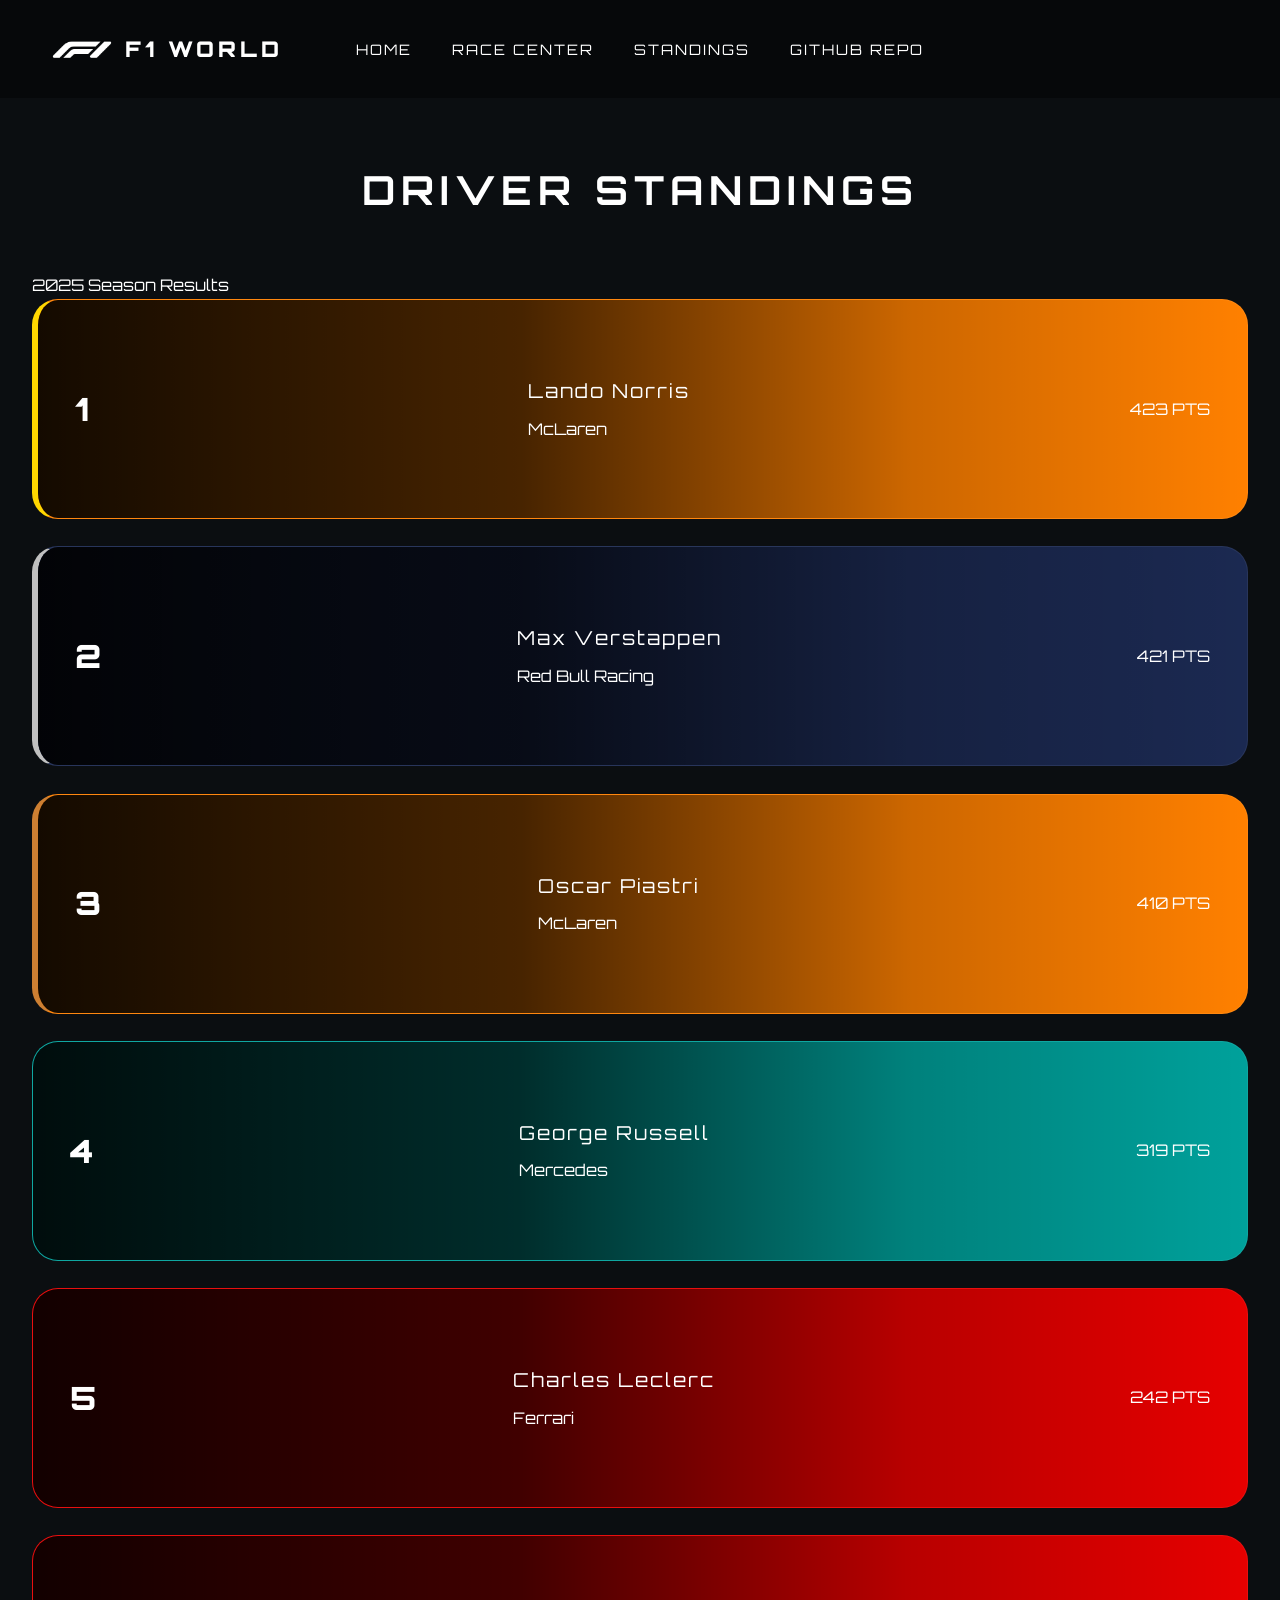
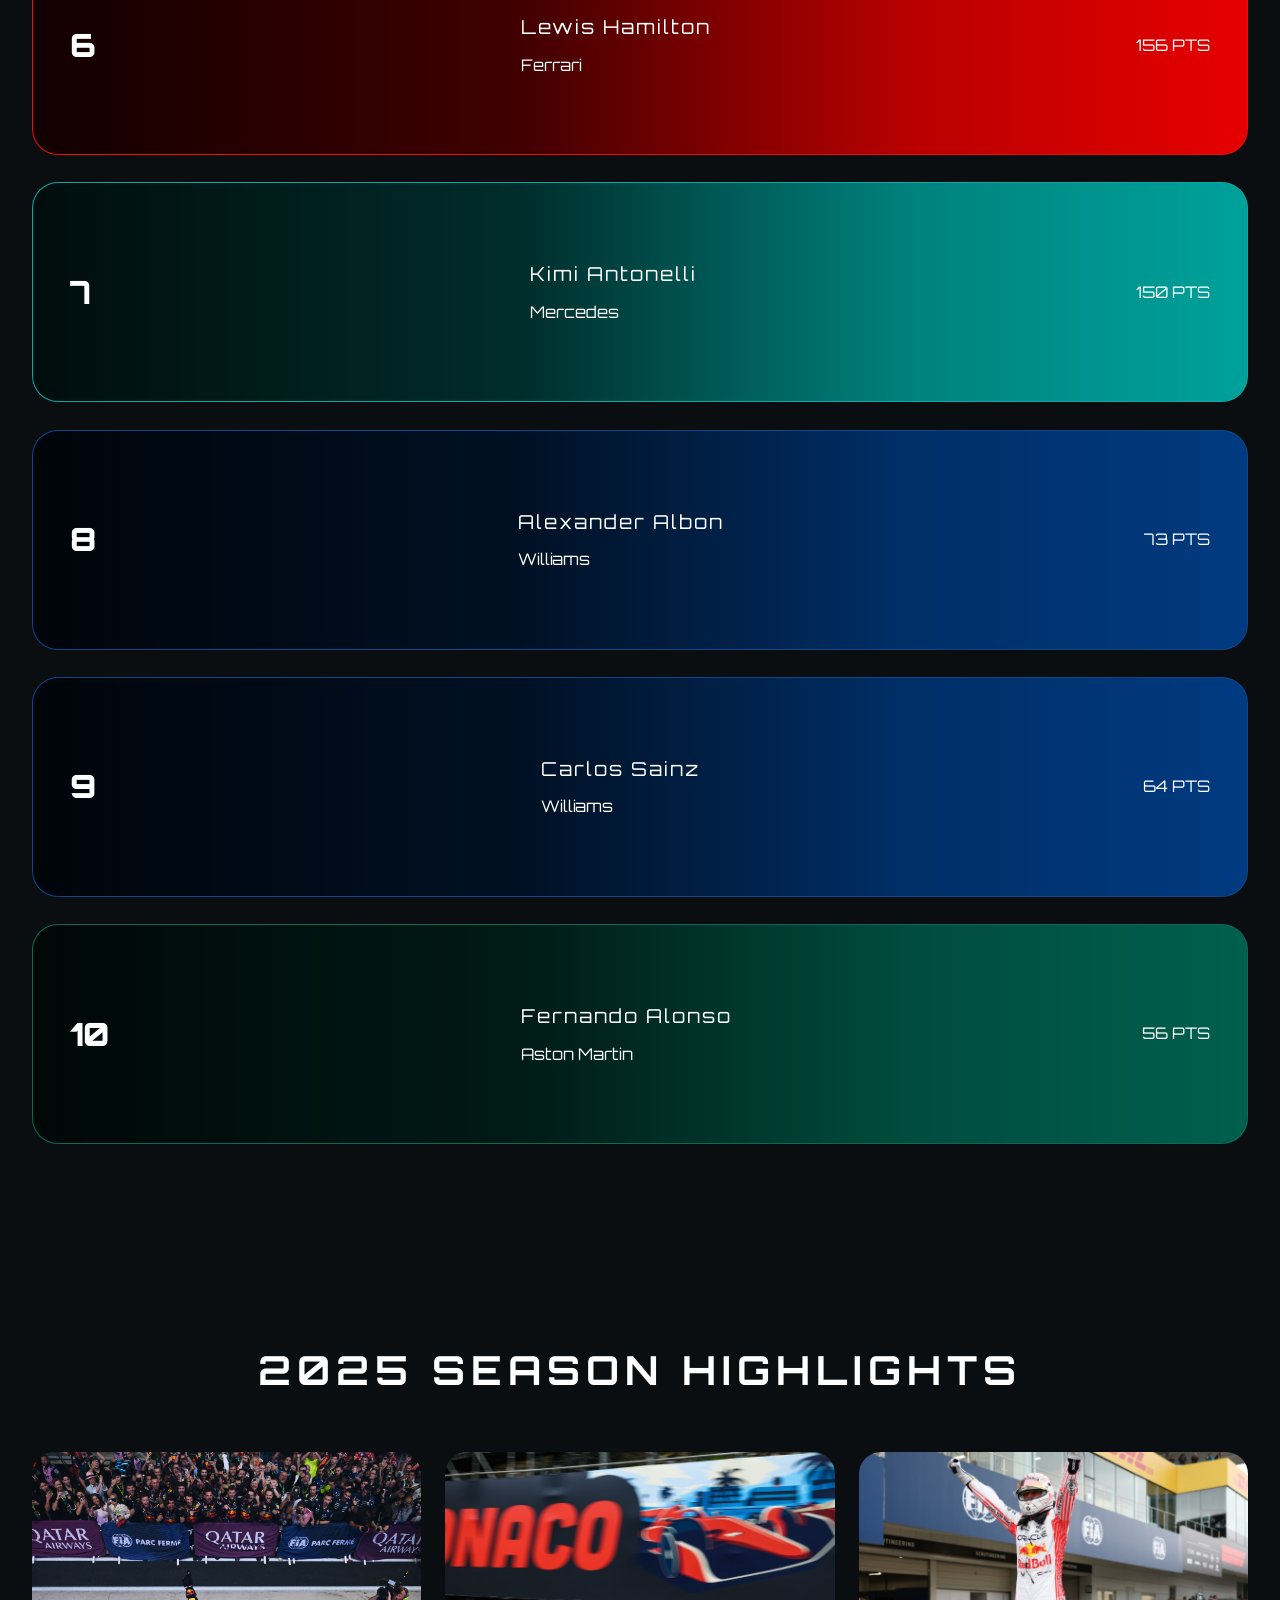
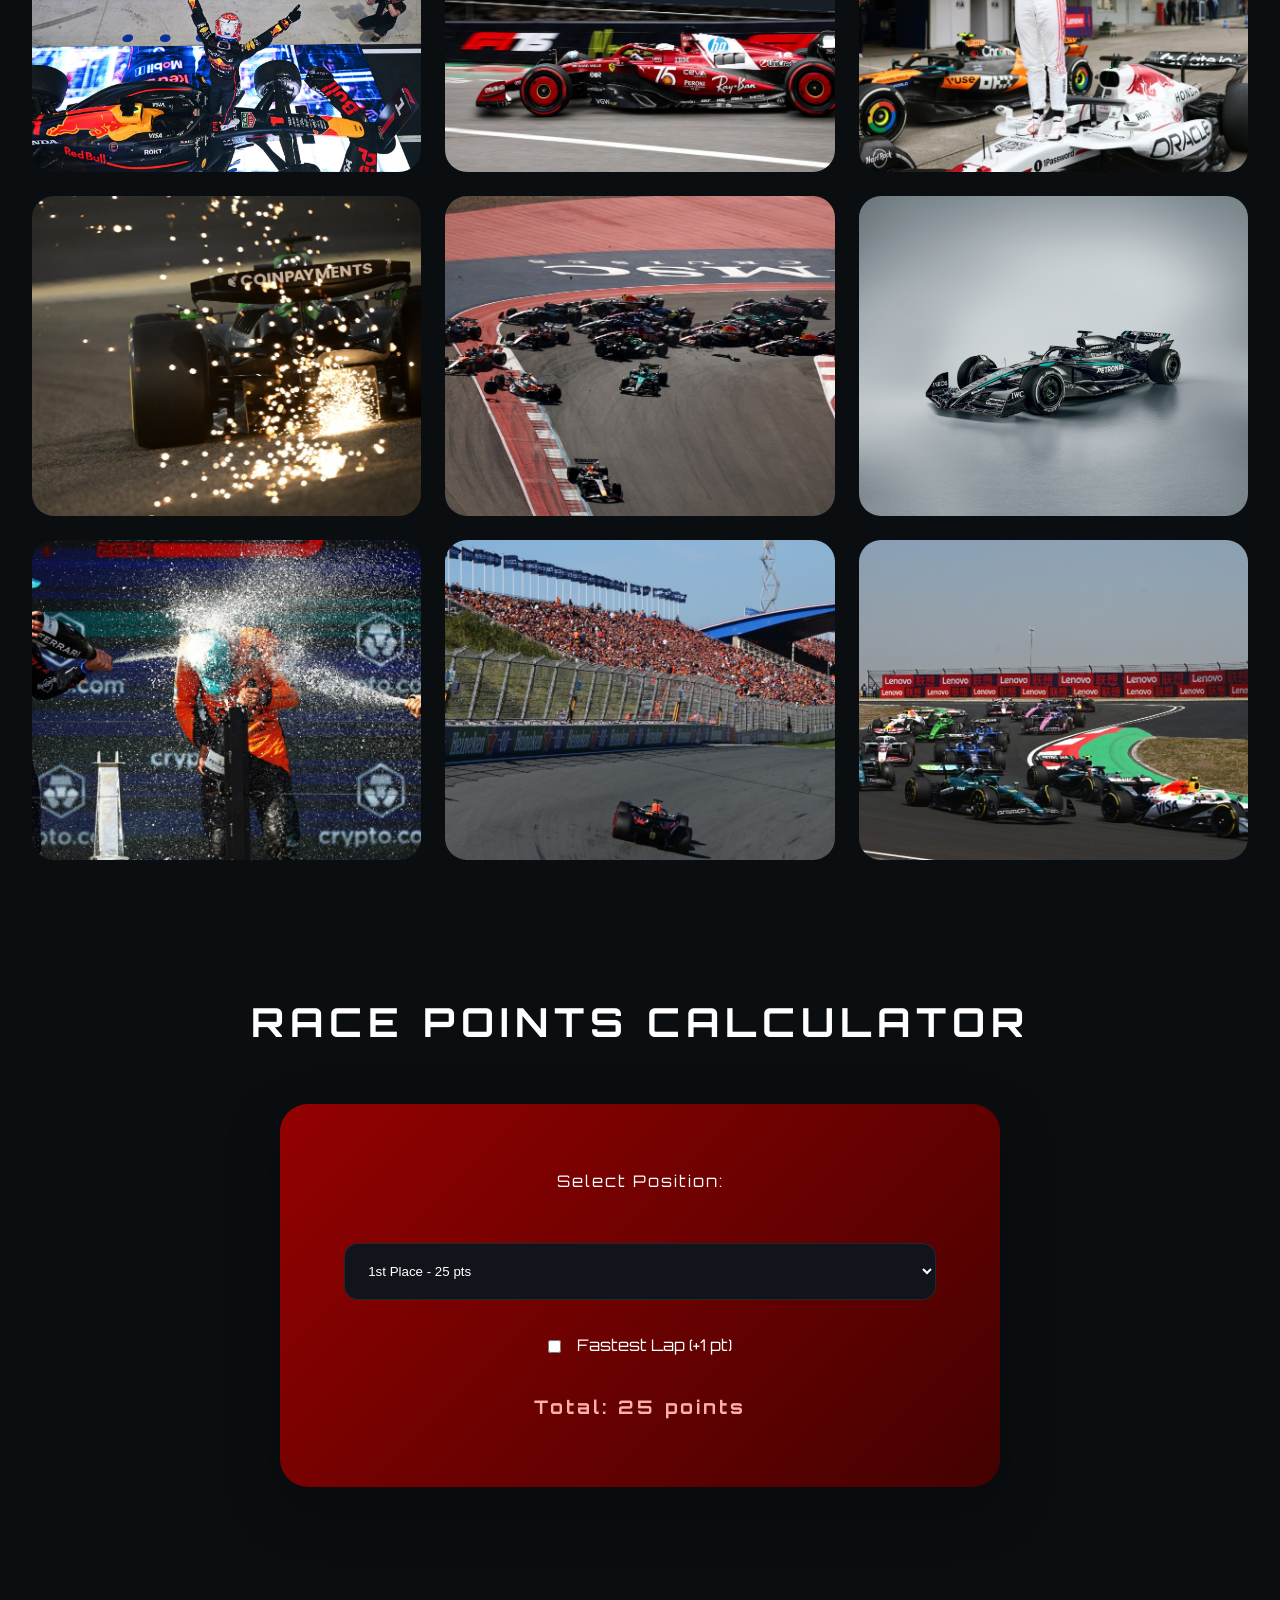
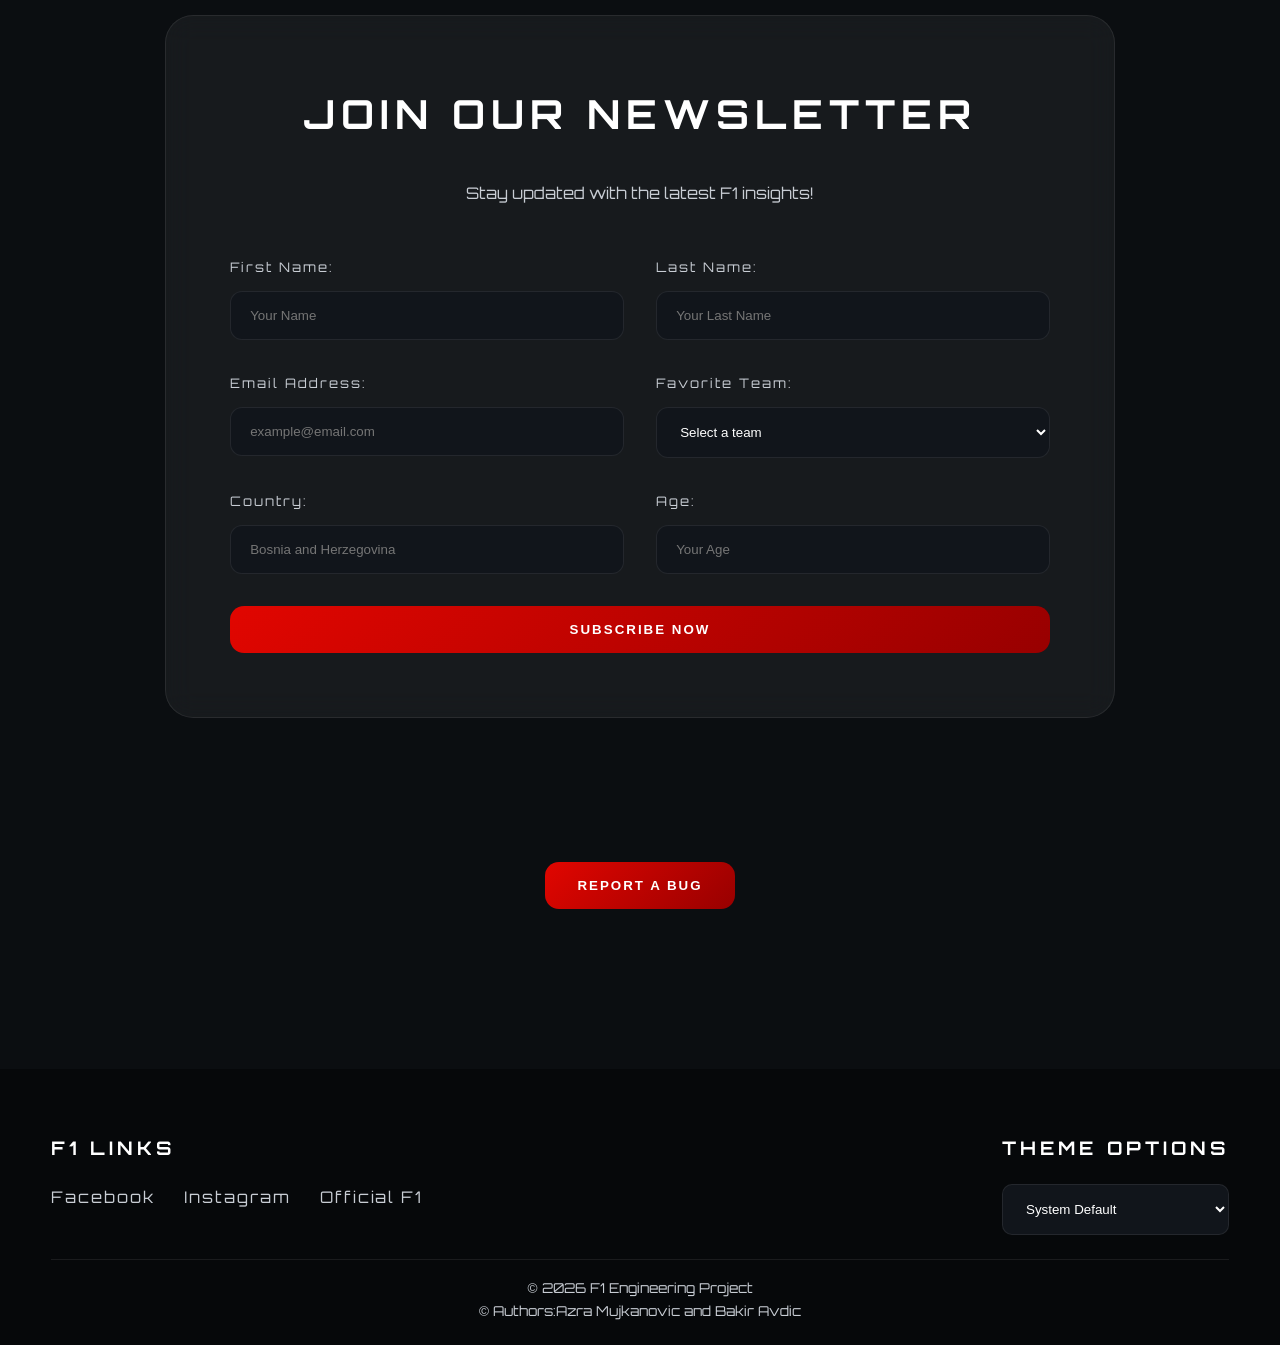
<file: Projektnitptp/kontakt.html>
<!DOCTYPE html>
<html lang="bs">
<head>
    <meta charset="UTF-8">
    <meta name="viewport" content="width=device-width, initial-scale=1.0">
    <title>F1 World | Race Center</title>
    
    <link rel="stylesheet" href="css/tptpstil.css">
    <link rel="icon" type="image/png" href="images/f1Favicon.png">
</head>
<body>

<header class="glavni-header">
    <div class="logo-sekcija">
        <img src="images/f1main.png" alt="F1 logo" class="logo-img dark-logo">
        <img src="images/blackf1logo.png" alt="F1 logo" class="logo-img light-logo">
        <span class="site-title">F1 World</span>
    </div>
    <button class="hamburger" aria-label="Toggle navigation">
        <span></span>
        <span></span>
        <span></span>
    </button>
    <nav class="navigacija">
        <a href="index.html" class="nav-btn">Home</a>
        <a href="sadrzaj.html" class="nav-btn">Race Center</a>
        <a href="kontakt.html" class="nav-btn">Standings</a>
        <a href="https://github.com/bakiravdic/tptpProjektni_Formula1/tree/c4c85b3dead266ee1a0c0953485265eac23cb55f/Projektnitptp" target="_blank" class="nav-btn github-link">GitHub Repo</a>
    </nav>
    <hr>
</header>

<section class="ranking-lista-sekcija">
    <div class="ranking-header">
        <h2>Driver Standings</h2>
        <p class="sezona-tag">2025 Season Results</p>
    </div>

    <ul class="f1-ranking-lista">
        <li class="ranking-stavka p1">
            <span class="pozicija">1</span>
            <div class="vozac-info">
                <span class="ime">Lando Norris</span>
                <span class="tim">McLaren</span>
            </div>
            <span class="bodovi">423 PTS</span>
        </li>

        <li class="ranking-stavka p2">
            <span class="pozicija">2</span>
            <div class="vozac-info">
                <span class="ime">Max Verstappen</span>
                <span class="tim">Red Bull Racing</span>
            </div>
            <span class="bodovi">421 PTS</span>
        </li>

        <li class="ranking-stavka p3">
            <span class="pozicija">3</span>
            <div class="vozac-info">
                <span class="ime">Oscar Piastri</span>
                <span class="tim">McLaren</span> </div>
            <span class="bodovi">410 PTS</span>
        </li>

        <li class="ranking-stavka">
            <span class="pozicija">4</span>
            <div class="vozac-info">
                <span class="ime">George Russell</span> <span class="tim">Mercedes</span>
            </div>
            <span class="bodovi">319 PTS</span>
        </li>

        <li class="ranking-stavka">
            <span class="pozicija">5</span>
            <div class="vozac-info">
                <span class="ime">Charles Leclerc</span>
                <span class="tim">Ferrari</span>
            </div>
            <span class="bodovi">242 PTS</span>
        </li>

        <li class="ranking-stavka">
            <span class="pozicija">6</span>
            <div class="vozac-info">
                <span class="ime">Lewis Hamilton</span>
                <span class="tim">Ferrari</span>
            </div>
            <span class="bodovi">156 PTS</span>
        </li>

        <li class="ranking-stavka">
            <span class="pozicija">7</span>
            <div class="vozac-info">
                <span class="ime">Kimi Antonelli</span>
                <span class="tim">Mercedes</span>
            </div>
            <span class="bodovi">150 PTS</span>
        </li>

        <li class="ranking-stavka">
            <span class="pozicija">8</span>
            <div class="vozac-info">
                <span class="ime">Alexander Albon</span> <span class="tim">Williams</span>
            </div>
            <span class="bodovi">73 PTS</span>
        </li>

        <li class="ranking-stavka">
            <span class="pozicija">9</span>
            <div class="vozac-info">
                <span class="ime">Carlos Sainz</span>
                <span class="tim">Williams</span>
            </div>
            <span class="bodovi">64 PTS</span>
        </li>

        <li class="ranking-stavka">
            <span class="pozicija">10</span>
            <div class="vozac-info">
                <span class="ime">Fernando Alonso</span>
                <span class="tim">Aston Martin</span>
            </div>
            <span class="bodovi">56 PTS</span>
        </li>
    </ul>
</section>

<section class="f1-galerija-sekcija">
    <div class="galerija-header"> <h2>2025 Season Highlights</h2>
    </div>

    <div class="galerija-kontejner">
        <div class="galerija-item"><img src="images/galerija1.jpg" alt="Moment 1"></div>
        <div class="galerija-item"><img src="images/galerija2.jpg" alt="Moment 2"></div>
        <div class="galerija-item"><img src="images/galerija3.jpg" alt="Moment 3"></div>
        <div class="galerija-item"><img src="images/galerija4.jpg" alt="Moment 4"></div>
        <div class="galerija-item"><img src="images/galerija5.jpg" alt="Moment 5"></div>
        <div class="galerija-item"><img src="images/galerija6.jpg" alt="Moment 6"></div>
        <div class="galerija-item"><img src="images/galerija7.jpg" alt="Moment 7"></div>
        <div class="galerija-item"><img src="images/galerija8.jpg" alt="Moment 8"></div>
        <div class="galerija-item"><img src="images/galerija9.jpg" alt="Moment 9"></div>
    </div>
</section>

<section class="kalkulator-sekcija">
    <h2>Race Points Calculator</h2>
    <div class="calc-box">
        <p>Select Position:</p>
        <select id="pozicija" onchange="izracunaj()">
            <option value="25">1st Place - 25 pts</option>
            <option value="18">2nd Place - 18 pts</option>
            <option value="15">3rd Place - 15 pts</option>
            <option value="12">4th Place - 12 pts</option>
            <option value="10">5th Place - 10 pts</option>
            <option value="0">Outside Top 5 - 0 pts</option>
        </select>

        <div class="opcija">
            <input type="checkbox" id="najbrziKrug" onchange="izracunaj()">
            <label for="najbrziKrug">Fastest Lap (+1 pt)</label>
        </div>

        <h3 class="rezultat">Total: <span id="suma">25</span> points</h3>
    </div>
</section>

<section class="newsletter-sekcija">
    <div class="form-kontejner">
        <h2>Join Our Newsletter</h2>
        <p>Stay updated with the latest F1 insights!</p>
        
        <form id="newsletter-forma">
            <div class="polje">
                <label>First Name:</label>
                <input type="text" id="newsletter-fname" placeholder="Your Name">
            </div>

            <div class="polje">
                <label>Last Name:</label>
                <input type="text" id="newsletter-lname" placeholder="Your Last Name">
            </div>

            <div class="polje">
                <label>Email Address:</label>
                <input type="text" id="newsletter-email" placeholder="example@email.com">
            </div>

            <div class="polje">
                <label>Favorite Team:</label>
                <select id="newsletter-team">
                    <option value="">Select a team</option>
                    <option value="redbull">Red Bull Racing</option>
                    <option value="mercedes">Mercedes</option>
                    <option value="ferrari">Ferrari</option>
                    <option value="mclaren">McLaren</option>
                </select>
            </div>

            <div class="polje">
                <label>Country:</label>
                <input type="text" id="newsletter-country" placeholder="Bosnia and Herzegovina">
            </div>

            <div class="polje">
                <label>Age:</label>
                <input type="text" id="newsletter-age" placeholder="Your Age">
            </div>

            <button type="submit" class="f1-btn">Subscribe Now</button>
        </form>

        <div id="poruka-zahvale" style="display: none;">
            <p>Welcome to the Paddock. Check your email soon.</p>
        </div>
    </div>
</section>

<section class="bug-sekcija">
    <button id="otvoriBugBtn" class="bug-glavno-btn">Report a Bug</button>

    <div id="bugFormaKontejner" class="bug-kontejner" style="display: none;">
        
        <div id="bugSadrzajForme">
            <h3>Report a bug on the page</h3>
            <textarea id="bugTekst" rows="4" placeholder="Report the issue on the page..."></textarea>
            <button id="posaljiBugBtn" class="bug-akcija-btn">Send</button>
        </div>

        <div id="bugZahvalnica" style="display: none;">
            <div class="cek-ikona">✓</div>
            <h3>Thank you!</h3>
            <p>Your bug report has been successfully simulated and "sent" to the team.</p>
        </div>
        
    </div>
</section>

<footer>
    <div class="footer-sadrzaj">
        <div class="footer-section">
            <h3>F1 Links</h3>
            <div class="socijalne-mreze">
                <a href="https://www.facebook.com/Formula1" target="_blank">Facebook</a>
                <a href="https://www.instagram.com/f1" target="_blank">Instagram</a>
                <a href="https://www.formula1.com" target="_blank">Official F1</a>
            </div>
        </div>

        <div class="footer-section">
            <h3>Theme Options</h3>
                <select id="theme-switcher">
                    <option value="light">Light Mode</option>
                    <option value="dark">Dark Mode</option>
                    <option value="system">System Default</option>
                </select>
        </div>
    </div>
    <div class="footer-bottom">
        <p>&copy; 2026 F1 Engineering Project</p>
        <p>&copy; Authors:Azra Mujkanovic and Bakir Avdic</p>
    </div>
</footer>

<script src="js/tptpskripte.js"></script>

</body>
</html>
</file>
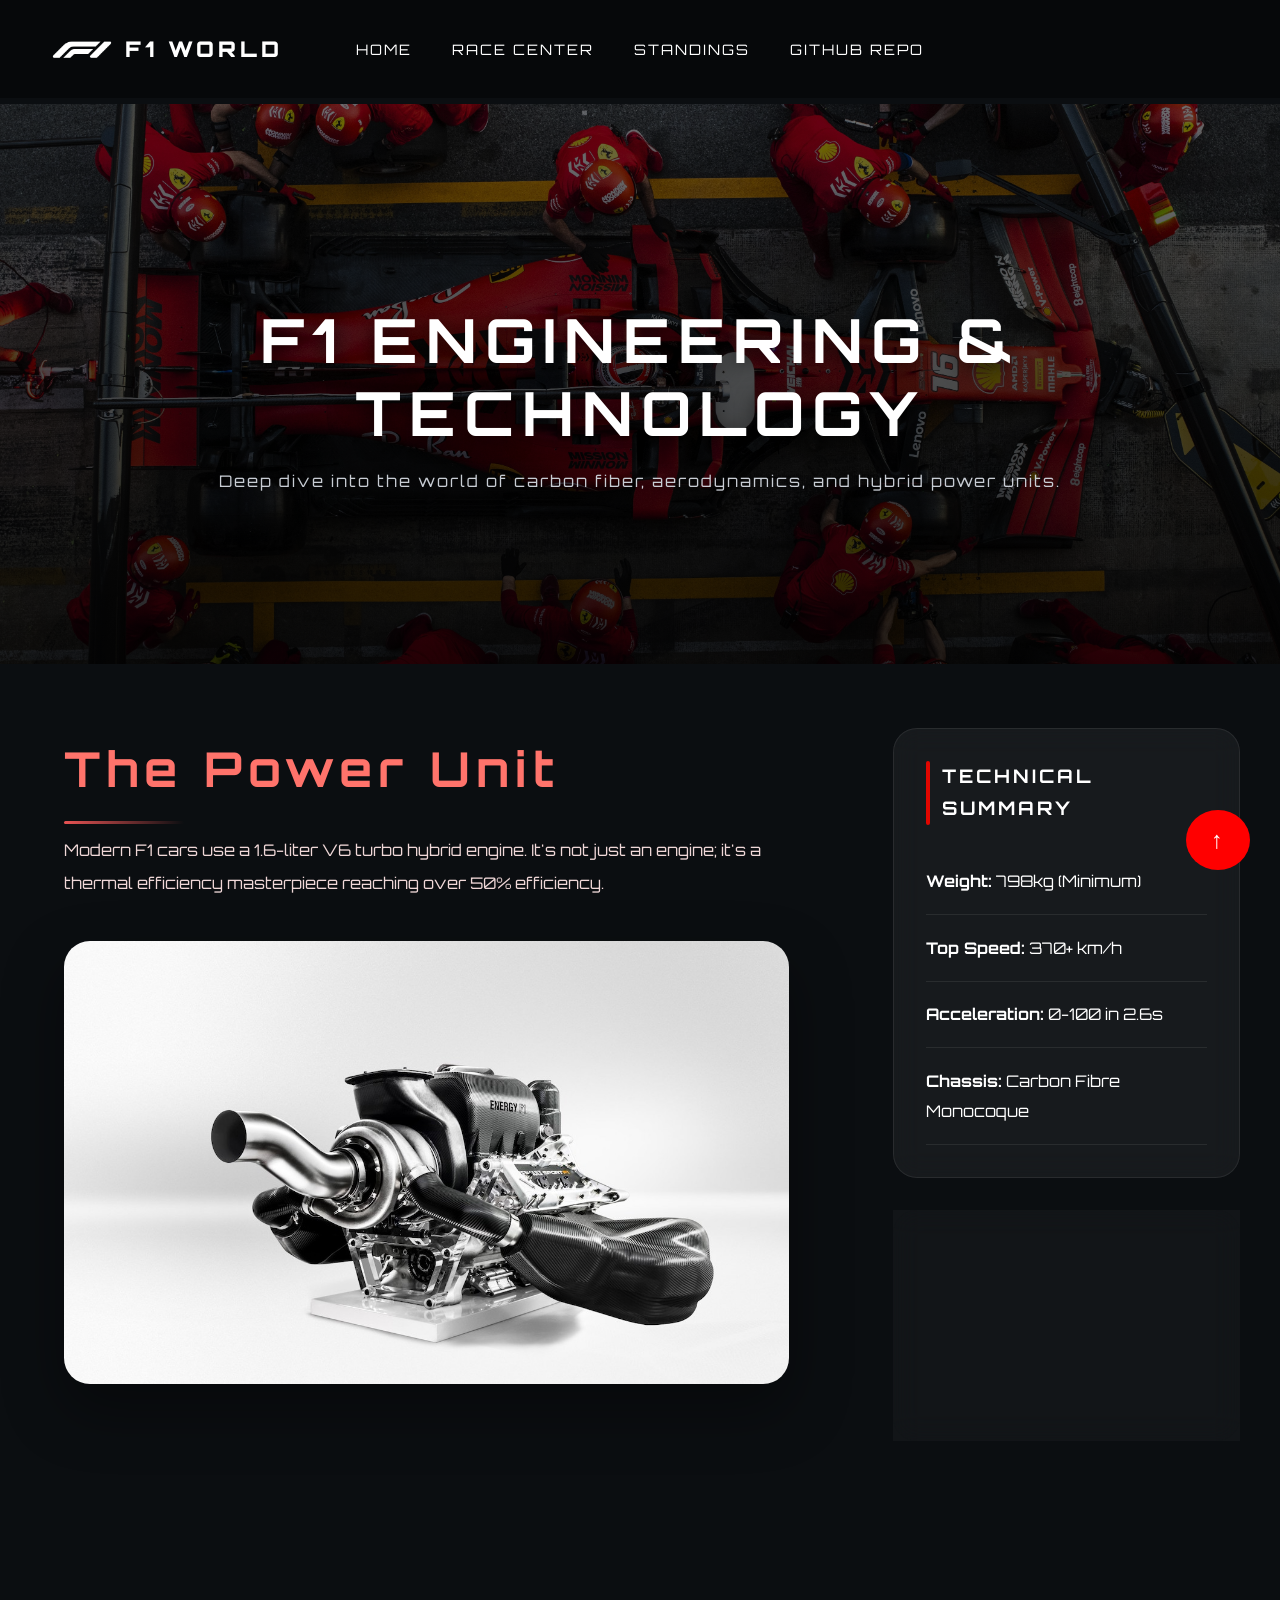
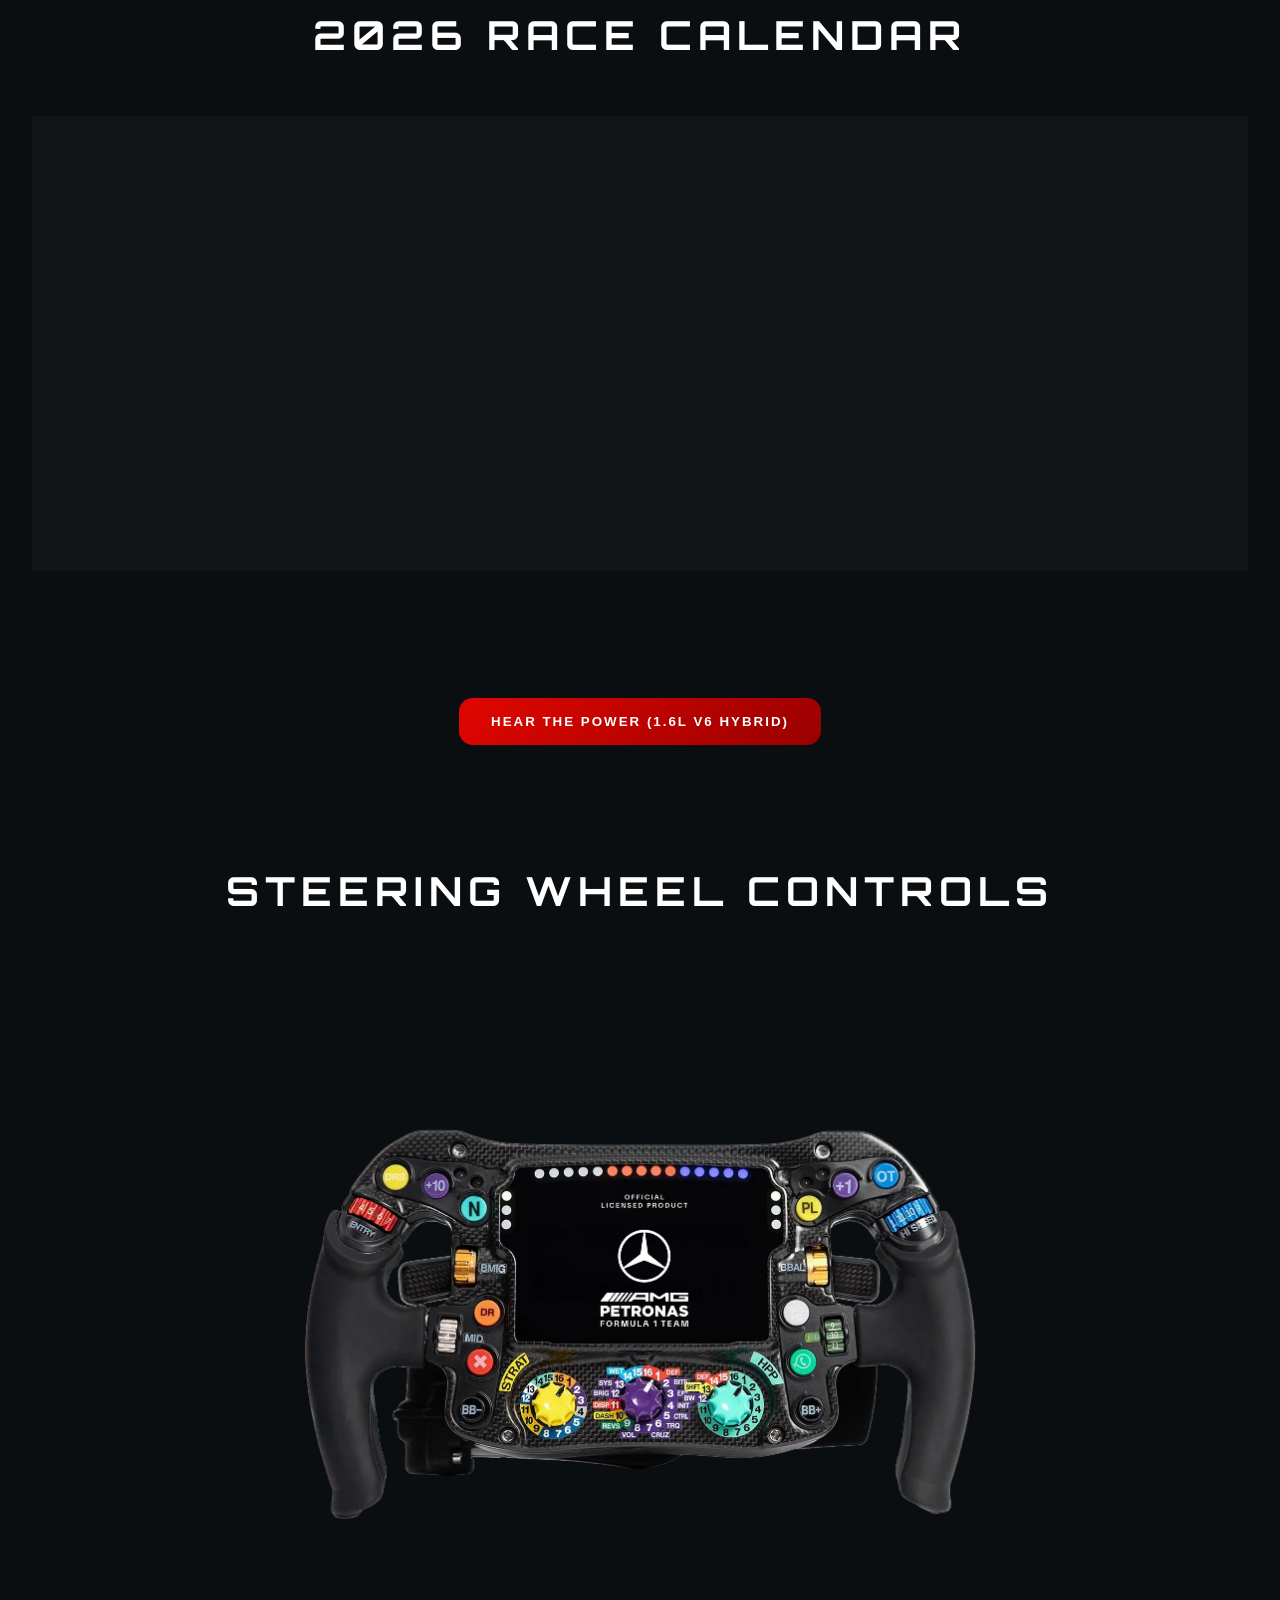
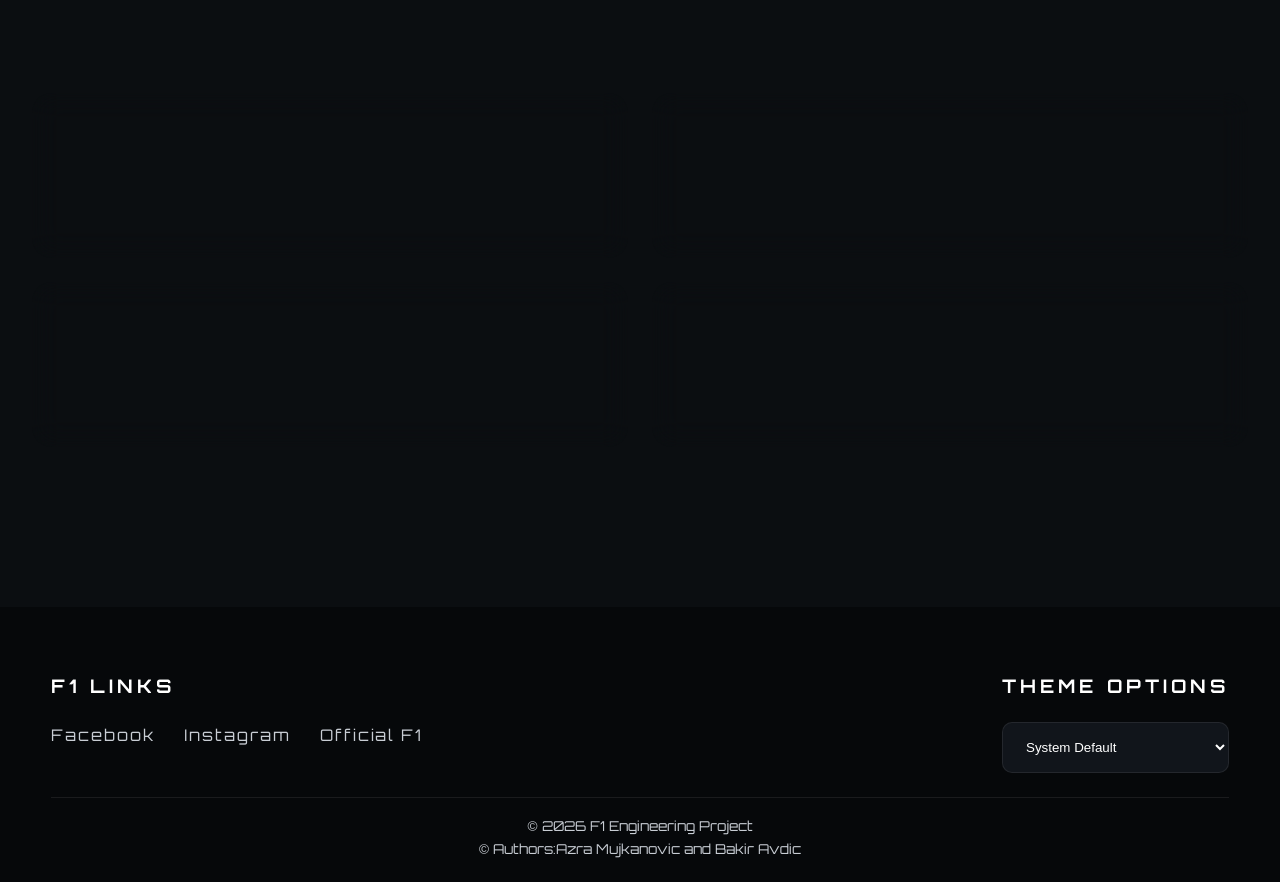
<file: Projektnitptp/sadrzaj.html>
<!DOCTYPE html>
<html lang="bs">
<head>
    <meta charset="UTF-8">
    <meta name="viewport" content="width=device-width, initial-scale=1.0">
    <title>F1 World | Race Center</title>
    
    <link rel="stylesheet" href="css/tptpstil.css">
    <link rel="icon" type="image/png" href="images/f1Favicon.png">
</head>
<body>

    <header class="glavni-header">
        <div class="logo-sekcija">
            <img src="images/f1main.png" alt="F1 logo" class="logo-img dark-logo">
            <img src="images/blackf1logo.png" alt="F1 logo" class="logo-img light-logo">
            <span class="site-title">F1 World</span>
        </div>
        <button class="hamburger" aria-label="Toggle navigation">
            <span></span>
            <span></span>
            <span></span>
        </button>
        <nav class="navigacija">
            <a href="index.html" class="nav-btn">Home</a>
            <a href="sadrzaj.html" class="nav-btn">Race Center</a>
            <a href="kontakt.html" class="nav-btn">Standings</a>
            <a href="https://github.com/bakiravdic/tptpProjektni_Formula1/tree/c4c85b3dead266ee1a0c0953485265eac23cb55f/Projektnitptp" target="_blank" class="nav-btn github-link">GitHub Repo</a>
        </nav>
        <hr>
    </header>

    <main class="sadrzaj-kontejner">
        <section class="sadrzaj-header">
            <h1>F1 Engineering & Technology</h1>
            <p>Deep dive into the world of carbon fiber, aerodynamics, and hybrid power units.</p>
        </section>

        <div class="sadrzaj-grid">
            <article class="glavni-clanak">
                <section class="clanak-sekcija">
                    <h2>The Power Unit</h2>
                    <p>Modern F1 cars use a 1.6-liter V6 turbo hybrid engine. It's not just an engine; it's a thermal efficiency masterpiece reaching over 50% efficiency.</p>
                    <img src="images/f1-engine.jpg" alt="F1 Engine" class="clanak-slika"> </section>
            </article>

            <aside class="sadrzaj-sidebar">
                <div class="info-kartica">
                    <h3>Technical Summary</h3>
                    <ul class="spec-lista">
                        <li><strong>Weight:</strong> 798kg (Minimum)</li>
                        <li><strong>Top Speed:</strong> 370+ km/h</li>
                        <li><strong>Acceleration:</strong> 0-100 in 2.6s</li>
                        <li><strong>Chassis:</strong> Carbon Fibre Monocoque</li>
                    </ul>
                </div>

                <div class="info-kartica red-card">
                    <h3>Did you know?</h3>
                    <p>An F1 driver loses up to 4kg of body weight during a single race due to intense heat and G-forces.</p>
                </div>
            </aside>
        </div>
    </main>

    <section class="raspored-sekcija">
        <h2>2026 Race Calendar</h2>
        <div class="tabela-container">
            <table class="f1-tabela">
                <thead>
                    <tr>
                        <th scope="col">Round</th>
                        <th scope="col">Grand Prix</th>
                        <th scope="col">Circuit</th>
                        <th scope="col">Date</th>
                    </tr>
                </thead>
                <tbody>
                    <tr>
                        <td>1</td>
                        <td>Australian GP</td>
                        <td>Albert Park Circuit</td>
                        <td>13 - 15 Mar</td>
                    </tr>
                    <tr>
                        <td>2</td>
                        <td>Chinese GP</td>
                        <td>Shanghai International Circuit</td>
                        <td>27 - 29 Mar</td>
                    </tr>
                    <tr>
                        <td>3</td>
                        <td>Japanese GP</td>
                        <td>Suzuka International Racing Course</td>
                        <td>03 - 05 Apr</td>
                    </tr>
                    <tr>
                        <td>4</td>
                        <td>Bahrain GP</td>
                        <td>Bahrain International Circuit</td>
                        <td>17 - 19 Apr</td>
                    </tr>
                    <tr>
                        <td>5</td>
                        <td>Saudi Arabian GP</td>
                        <td>Jeddah Corniche Circuit</td>
                        <td>01 - 03 May</td>
                    </tr>
                </tbody>
            </table>
        </div>
    </section>

    <div class="audio-sekcija">
        <button id="play-sound" class="f1-btn">Hear the Power (1.6L V6 Hybrid)</button>
        <audio id="f1-sound" src="sounds/f1-driveby.mp3"></audio>
    </div>

    <section class="volan-sekcija">
        <h2>Steering Wheel Controls</h2>
             <div class="volan-slika-box">
                <img src="images/volanv3.png" usemap="#volanmap" alt="F1 volan">
                
                <map name="volanmap">
                    
                    <a href="sadrzaj.html" class="map-link drs-zona" title="DRS"></a>
                    <a href="kontakt.html" class="map-link radio-zona" title="Radio"></a>
                    <a href="index.html" class="map-link engine-zona" title="Engine Mode"></a>
                    <!--Ove 3 linije iznad mi je uradio Gemini , al ja potpuno razumijem ovo i svjestan da je ovo bolji nacin jer su 
                    prije koordinate bile fiksne i na telefonu ne bi bile tamo gdje trebaju , al uz pomoc ovog koda i koda koji je dodan  css
                    ovaj problem je rijesen 
                    komentar napiso Bakir-->
                    
                </map>
            </div>

            <div class="volan-info">
                <div class="control-card">
                    <span class="btn-label drs">DRS</span>
                    <p>Activates the rear wing flap to reduce aerodynamic drag and increase top speed on straights.</p>
                </div>
                <div class="control-card">
                    <span class="btn-label engine">Engine Mode</span>
                    <p>Controls engine power maps to balance between maximum performance and fuel/energy saving.</p>
                </div>
                <div class="control-card">
                    <span class="btn-label radio">Radio</span>
                    <p>Enables real-time voice communication between the driver and the race engineers in the pit wall.</p>
                </div>
                <div class="control-card">
                    <span class="btn-label diff">Differential</span>
                    <p>Adjusts how torque is distributed between the rear wheels to optimize traction during cornering.</p> </div>
            </div>
        </div>
    </section>

    <button id="jumpTopBtn" class="jump-to-top-btn" title="Go to top">↑
    </button>

    <footer>
        <div class="footer-sadrzaj">
            <div class="footer-section">
                <h3>F1 Links</h3>
                <div class="socijalne-mreze">
                    <a href="https://www.facebook.com/Formula1" target="_blank">Facebook</a>
                    <a href="https://www.instagram.com/f1" target="_blank">Instagram</a>
                    <a href="https://www.formula1.com" target="_blank">Official F1</a>
                </div>
            </div>

            <div class="footer-section">
                <h3>Theme Options</h3>
                <select id="theme-switcher">
                    <option value="light">Light Mode</option>
                    <option value="dark">Dark Mode</option>
                    <option value="system">System Default</option>
                </select>
            </div>
        </div>
        <div class="footer-bottom">
            <p>&copy; 2026 F1 Engineering Project</p>
            <p>&copy; Authors:Azra Mujkanovic and Bakir Avdic</p>
        </div>
    </footer>

    <script src="js/tptpskripte.js"></script>
</body>
</html>
</file>
<file: Projektnitptp/css/tptpstil.css>
/* GOOGLE FONT IMPORT*/

@import url('https://fonts.googleapis.com/css2?family=Orbitron:wght@400;500;700;800;900&display=swap');

/*ROOT VARIJABLE*/

:root{
    --main-bg:#0B0E11;
    --header-bg:#06080A;
    --footer-bg:#06080A;
    --card-bg:#1B1F27;
    --secondary-bg:#11151B;
    --accent:#E10600;
    --accent-dark:#7A0000;
    --accent-light:#ff453a;
    --text-main:#FFFFFF;
    --text-secondary:#C8CDD4;
    --glass-bg:rgba(255,255,255,0.05);
    --glass-border:rgba(255,255,255,0.08);
    --soft-red:rgba(120,0,0,0.35);
    --soft-red-dark:rgba(40,0,0,0.92);
    --font-main:'Orbitron', sans-serif;
    --container-width:95%;
    --section-padding:6rem;
    --radius-lg:28px;
    --radius-md:18px;
    --radius-sm:12px;
    --transition:0.35s ease;
    --shadow-soft:
    0 10px 25px rgba(0,0,0,0.25);
    --shadow-hover:
    0 20px 45px rgba(0,0,0,0.45);
    --shadow-red:
    0 18px 40px rgba(225,6,0,0.18);
    --ferrari:#E60000;
    --mercedes:#00A19B;
    --mclaren:#FF8000;
    --redbull:#1B2951;
    --aston:#005F4D;
    --alpine:#005BA3;
    --williams:#003A80;
    --audi:#EE1E46;
    --cadillac:#1A365D;
    --haas:#BDBDBD;
}

/*LIGHT THEME*/

body.light-theme{
    --main-bg:#F4F5F7;
    --header-bg:#FFFFFF;
    --footer-bg:#FFFFFF;
    --secondary-bg:#DDE1E8;
    --section-gradient:
    linear-gradient(
    180deg,
    #c94b4b 0%,
    #f2b6b6 40%,
    #fff0f0 75%,
    #ffffff 100%
    );
    --text-main:#111111;
    --text-secondary:#554141;
    --card-bg:#ffffff;
    --glass-bg:rgba(255,255,255,0.92);
    --glass-border:rgba(0,0,0,0.06);
    --soft-red:rgba(180,0,0,0.08);
    --soft-red-dark:rgba(80,0,0,0.12);
}
*{
    margin:0;
    padding:0;
    box-sizing:border-box;
}

html{
    scroll-behavior:smooth;
    overflow-x:hidden;
}

body{

    background:var(--main-bg);
    color:var(--text-main);
    font-family:var(--font-main);
    overflow-x:hidden;
    line-height:1.7;
    animation:fadeInBody 1s ease;
    transition:
    background var(--transition),
    color var(--transition);
}

img{
    display:block;
    max-width:100%;
}

section{
    padding:var(--section-padding) 0;
}

ul{
    list-style:none;
}

a{
    text-decoration:none;
}

/* ANIMACIJE */

@keyframes fadeInBody{

    from{
        opacity:0;
    }

    to{
        opacity:1;
    }
}

@keyframes heroFadeUp{

    from{
        opacity:0;
        transform:translateY(55px);
    }

    to{
        opacity:1;
        transform:translateY(0);
    }
}

@keyframes fadeInUp{

    from{
        opacity:0;
        transform:translateY(40px);
    }

    to{
        opacity:1;
        transform:translateY(0);
    }
}

@keyframes fadeLeft{

    from{
        opacity:0;
        transform:translateX(-60px);
    }

    to{
        opacity:1;
        transform:translateX(0);
    }
}

@keyframes fadeRight{

    from{
        opacity:0;
        transform:translateX(60px);
    }

    to{
        opacity:1;
        transform:translateX(0);
    }
}

@keyframes cardReveal{

    from{
        opacity:0;
        transform:translateY(55px) scale(0.96);
    }

    to{
        opacity:1;
        transform:translateY(0) scale(1);
    }
}

@keyframes pulseGlow{

    0%{
        box-shadow:0 0 0 rgba(225,6,0,0);
    }

    50%{
        box-shadow:0 0 22px rgba(225,6,0,0.28);
    }

    100%{
        box-shadow:0 0 0 rgba(225,6,0,0);
    }
}

@keyframes resultPulse{

    0%{
        transform:scale(1);
    }

    50%{
        transform:scale(1.04);
    }

    100%{
        transform:scale(1);
    }
}

@keyframes sectionFade{

    from{
        opacity:0;
        transform:translateY(70px);
    }

    to{
        opacity:1;
        transform:translateY(0);
    }
}

@keyframes galleryFloat{

    0%{
        transform:translateY(0);
    }

    50%{
        transform:translateY(-6px);
    }

    100%{
        transform:translateY(0);
    }
}

@keyframes subtleBorder{

    0%{
        border-color:rgba(255,255,255,0.06);
    }

    50%{
        border-color:rgba(225,6,0,0.25);
    }

    100%{
        border-color:rgba(255,255,255,0.06);
    }
}

/*HEADER*/

.glavni-header{
    position:fixed;
    top:0;
    left:0;
    width:100%;
    z-index:999;
    display:flex;
    align-items:center;
    justify-content:space-between;
    padding:18px 4%;
    background:var(--header-bg);
    backdrop-filter:blur(18px);
    transition:var(--transition);
}

.glavni-header hr{
    display:none;
}

/*LOGO*/

.logo-sekcija{
    display:flex;
    align-items:center;
    gap:12px;
    cursor:pointer;
    transition:var(--transition);
}

.logo-sekcija:hover{
    transform:translateY(-2px);
}

.logo-sekcija:hover .site-title{
    color:var(--accent);
}

.logo-img{
    width:62px;
}

.site-title{
    color:var(--text-main);
    font-size:1.35rem;
    font-weight:900;
    letter-spacing:4px;
    text-transform:uppercase;
    transition:var(--transition);
}

/* HAMBURGER — sakriva se van mobilnog prikaza */

.hamburger{
    display:none;
}

/* NAVIGACIJA*/

.navigacija{
    position:absolute;
    left:50%;
    transform:translateX(-50%);
    display:flex;
    align-items:center;
    justify-content:center;
    gap:2.5rem;
}

.nav-btn{
    position:relative;
    color:var(--text-main);
    font-size:0.9rem;
    text-transform:uppercase;
    letter-spacing:2px;
    transition:var(--transition);
    padding:0.4rem 0;
}

.nav-btn::after{
    content:"";
    position:absolute;
    left:0;
    bottom:-8px;
    width:0;
    height:2px;
    background:var(--accent);
    transition:var(--transition);
}

.nav-btn:hover,
.nav-btn:focus{

    color:var(--accent);
}

.nav-btn:hover::after,
.nav-btn:focus::after{

    width:100%;
}

/*HERO*/

.pocetna-sekcija{
    position:relative;
    height:95vh;
    background:
    linear-gradient(
    rgba(0,0,0,0.48),
    rgba(0,0,0,0.76)
    ),
    url("../images/glavnaslika.webp");
    background-size:cover;
    background-position:center;
    display:flex;
    justify-content:center;
    align-items:center;
}
.overlay{
    width:100%;
    height:100%;
    display:flex;
    justify-content:center;
    align-items:center;
    padding:2rem 4rem;
}

.pocetni-tekst{
    max-width:980px;
    text-align:center;
    animation:heroFadeUp 1s ease-out;
}

.pocetni-tekst p{
    color:#FFFFFF;
    font-size:1.15rem;
    line-height:2.1;
    letter-spacing:3px;
    text-transform:uppercase;
    text-shadow:
    0 0 24px rgba(0,0,0,0.7);
}

/*TEAM SECTION*/

.timovi{

    padding-top:7rem;
    background:transparent;
}

.naslov-timova,
.motori-meni h3{
    text-align:center;
    font-size:3rem;
    font-weight:900;
    letter-spacing:8px;
    text-transform:uppercase;
    margin-bottom:4rem;
    line-height:1.3;
}

.naslov-timova{
    animation:
    fadeLeft linear;
    animation-timeline:view();
    animation-range:
    entry 0% cover 35%;
}

.motori-meni h3{
    animation:
    fadeRight linear;
    animation-timeline:view();
    animation-range:
    entry 0% cover 35%;
}

/*SEARCH BAR*/

.search-baar{
    width:var(--container-width);
    margin:auto;
    display:flex;
    justify-content:center;
    margin-bottom:4rem;
}

.search-baar input{
    width:100%;
    max-width:480px;
    padding:1rem 1.2rem;
    background:transparent;
    border:none;
    border-bottom:
    2px solid rgba(255,255,255,0.2);
    color:var(--text-main);
    outline:none;
    transition:var(--transition);
}

.search-baar input:focus{
    border-color:var(--accent);
    box-shadow:
    0 12px 30px rgba(225,6,0,0.12);
}

/*GRID KARTICE*/

.kartice{

    width:var(--container-width);
    margin:auto;
    display:grid;
    grid-template-columns:
    repeat(5,1fr);
    gap:1.6rem;
}

.f1-kartica{
    position:relative;
    background:var(--glass-bg);
    border-radius:var(--radius-md);
    overflow:hidden;
    min-height:390px;
    border:
    1px solid rgba(255,255,255,0.06);
    backdrop-filter:blur(10px);
    box-shadow:var(--shadow-soft);
    transition:var(--transition);
    animation:
    cardReveal linear;
    animation-timeline:view();
    animation-range:
    entry 0% cover 30%;
}

.f1-kartica::before{
    content:"";
    position:absolute;
    inset:0;
    background:
    linear-gradient(
    180deg,
    rgba(255,255,255,0.02),
    transparent
    );
    opacity:0;
    transition:var(--transition);
}

.f1-kartica:hover::before{
    opacity:1;
}

.f1-kartica:hover{
    transform:
    translateY(-10px);
    box-shadow:var(--shadow-hover);
}

.kartica-unutrasnjost{
    height:100%;
    display:flex;
    flex-direction:column;
    justify-content:space-between;
}

.kartica-naprijed{
    display:flex;
    flex-direction:column;
    justify-content:center;
    align-items:center;
    padding:2rem;
}

.kartica-naprijed img{
    width:100%;
    height:160px;
    object-fit:contain;
    transition:var(--transition);
    filter: drop-shadow(0 4px 10px rgba(0,0,0,0.15));
}

.f1-kartica:hover .kartica-naprijed img{
    transform:scale(1.05);
}

.kartica-naprijed p{
    margin-top:1rem;
    font-size:0.92rem;
    letter-spacing:2px;
    text-align:center;
}

.kartica-nazad{
    display:flex;
    flex-direction:column;
    justify-content:center;
    align-items:center;
    padding:1.8rem;
    text-align:center;
}

.kartica-nazad p{
    margin-bottom:1rem;
    color:#fff;
    letter-spacing:2px;
    font-size:0.82rem;
}

.kartica-nazad li{
    padding:0.45rem 0;
    color:var(--text-main);
    font-size:0.85rem;
    line-height:1.9;
}

/* TEAM HOVER COLORS*/

.f1-kartica:nth-child(1):hover{
    background:rgba(11,19,43,0.82);
    border-color:var(--redbull);
}

.f1-kartica:nth-child(2):hover{
    background:rgba(0,91,163,0.78);
    border-color:var(--alpine);
}

.f1-kartica:nth-child(3):hover{
    background:rgba(0,79,65,0.78);
    border-color:var(--aston);
}

.f1-kartica:nth-child(4):hover{
    background:rgba(238,30,70,0.72);
    border-color:var(--audi);
}

.f1-kartica:nth-child(5):hover{
    background:rgba(26,54,93,0.82);
    border-color:var(--cadillac);
}

.f1-kartica:nth-child(6):hover{
    background:rgba(180,0,0,0.78);
    border-color:var(--ferrari);
}

.f1-kartica:nth-child(7):hover{
    background:rgba(180,180,180,0.22);
    border-color:var(--haas);
}

.f1-kartica:nth-child(8):hover{
    background:rgba(255,128,0,0.75);
    border-color:var(--mclaren);
}

.f1-kartica:nth-child(9):hover{
    background:rgba(0,161,155,0.75);
    border-color:var(--mercedes);
}

.f1-kartica:nth-child(10):hover{
    background:rgba(0,45,98,0.82);
    border-color:var(--williams);
}

/* ENGINE SECTION*/

.info-mot{
    width:var(--container-width);
    margin:auto;
    margin-top:5rem;
    display:flex;
    flex-direction:column;
}

.engine-linkovi{
    display:grid;
    grid-template-columns:
    repeat(3,1fr);
    gap:1.8rem;
}

.engine-linkovi li a{
    position:relative;
    display:flex;
    justify-content:center;
    align-items:center;
    min-height:260px;
    padding:2rem;
    border-radius:22px;
    overflow:hidden;
    color:#fff;
    text-align:center;
    font-weight:800;
    letter-spacing:3px;
    text-transform:uppercase;
    background-size:cover;
    background-position:center;
    box-shadow:var(--shadow-soft);
    transition:var(--transition);
    isolation:isolate;
}

.engine-linkovi li a::before{
    content:"";
    position:absolute;
    inset:0;
    background:
    linear-gradient(
    rgba(0,0,0,0.25),
    rgba(0,0,0,0.65)
    );
    z-index:-1;
}

.engine-linkovi li a:hover{
    transform:
    translateY(-8px)
    scale(1.02);
    box-shadow:
    0 0 32px rgba(225,6,0,0.25);
}

.engine-linkovi li:nth-child(1) a{
    background-image:url("../images/redbull1.jpg");
}

.engine-linkovi li:nth-child(2) a{
    background-image:url("../images/ferrari.jpg");
}

.engine-linkovi li:nth-child(3) a{
    background-image:url("../images/mercedes1.jpg");
}

.engine-linkovi li:nth-child(4) a{
    background-image:url("../images/audi4.jpg");
}

.engine-linkovi li:nth-child(5) a{
    background-image:url("../images/honda.webp");
}

.engine-linkovi li:nth-child(6) a{
    background-image:url("../images/alpine5.webp");
}

/* VIDEO*/

.desni-sidebar{
    width:100vw;
    margin-left:
    calc(50% - 50vw);
    margin-top:7rem;
    margin-bottom:5rem;
}

.video-kontejner{
    position:relative;
    width:100vw;
    height:72vh;
    min-height:650px;
    overflow:hidden;
}

.video-kontejner iframe{
    position:absolute;
    top:0;
    left:0;
    width:100%;
    height:100%;
    border:none;
}

.motori{
    text-align:center;
    color:var(--text-secondary);
    margin-top:1.2rem;
    font-size:0.9rem;
    letter-spacing:3px;
    text-transform:uppercase;
}

/* MAIN CONTAINERS*/

.sadrzaj-kontejner,
.ranking-lista-sekcija,
.kalkulator-sekcija,
.raspored-sekcija,
.volan-sekcija,
.newsletter-sekcija{
    width:var(--container-width);
    margin:auto;
}

/* SADRZAJ HEADER */

.sadrzaj-header{
    width:100vw;
    margin-left:calc(50% - 50vw);
    margin-top:6.5rem;
    min-height:560px;
    padding:6rem 2rem 4rem;
    display:flex;
    flex-direction:column;
    justify-content:center;
    align-items:center;
    text-align:center;
    background:
    linear-gradient(
    rgba(0,0,0,0.56),
    rgba(0,0,0,0.84)
    ),
    url("../images/engineers.jpg");
    background-size:cover;
    background-position:center;
    animation:fadeInUp 1.2s ease;
}

.sadrzaj-header h1{
    font-size:3.8rem;
    letter-spacing:8px;
    text-transform:uppercase;
    margin-bottom:1rem;
    line-height:1.2;
}

.sadrzaj-header p{
    max-width:850px;
    color:var(--text-secondary);
    line-height:1.9;
    letter-spacing:2px;
}

/* SADRZAJ GRID*/

.sadrzaj-grid{
    position:relative;
    display:grid;
    grid-template-columns:2fr 1fr;
    gap:0;
    align-items:stretch;
    width:100vw;
    margin-left:calc(50% - 50vw);
    overflow:hidden;
    background: var(--main-bg);
    animation:
    sectionFade 1.2s ease;
}

/* POWER UNIT*/

.glavni-clanak{
     width:100%;
}

.clanak-sekcija{
    animation:
    cardReveal linear;
    animation-timeline:view();
    animation-range:
    entry 0% cover 32%;
}

.clanak-sekcija:first-child{
    padding:4rem 4rem 5rem;
    display:flex;
    flex-direction:column;
    align-items:flex-start;
    justify-content:flex-start;
    text-align:left;
    background:transparent;
}

.clanak-sekcija:first-child h2{
    color:#ff736b;
    font-size:3rem;
    letter-spacing:6px;
    margin-bottom:1.5rem;
    position:relative;
}

.clanak-sekcija:first-child h2::after{
    content:"";
    position:absolute;
    left:0;
    bottom:-14px;
    width:120px;
    height:3px;
    border-radius:10px;
    background:
    linear-gradient(
    90deg,
    rgba(255,90,90,0.9),
    transparent
    );
}

.clanak-sekcija:first-child p{
    max-width:900px;
    color:#f0d8d8;
    line-height:2.1;
    margin-bottom:2.5rem;
}

.clanak-slika{
    width:100%;
    max-width:760px;
    min-height:420px;
    object-fit:cover;
    border-radius:26px;
    box-shadow:
    0 25px 60px rgba(0,0,0,0.38);
    transition:var(--transition);
}

.clanak-slika:hover{
    transform:
    scale(1.015);
    box-shadow:
    0 25px 70px rgba(225,6,0,0.18);
}

/* AERODYNAMICS SECTION*/

.glavni-clanak .clanak-sekcija:nth-child(2){
    padding:1.2rem 1.4rem;
    background:
    linear-gradient(
    180deg,
    rgba(255,255,255,0.03),
    rgba(255,255,255,0.01)
    );
}

.glavni-clanak .clanak-sekcija:nth-child(2) h2{
    font-size:1.15rem;
    margin-bottom:0.45rem;
    letter-spacing:2px;
    line-height:1.2;
}

.glavni-clanak .clanak-sekcija:nth-child(2) p{
    max-width:700px;
    color:var(--text-secondary);
    line-height:1.45;
    font-size:0.76rem;
    letter-spacing:0.5px;
}

/* SIDEBAR */

.sadrzaj-sidebar{
    display:flex;
    flex-direction:column;
    justify-content:flex-start;
    gap:2rem;
    padding:4rem 2.5rem;
}

.info-kartica{
    background:var(--glass-bg);
    padding:2rem;
    border-radius:24px;
    border:
    1px solid var(--glass-border);
    backdrop-filter:blur(14px);
    transition:var(--transition);
    animation:
    fadeInUp 1s ease;
}
.info-kartica:hover{
    transform:translateY(-6px);
    border-color:rgba(225,6,0,0.2);
}

.info-kartica h3{
    margin-bottom:1.5rem;
    letter-spacing:3px;
    text-transform:uppercase;
    position:relative;
    padding-left:1rem;
}

.info-kartica h3::before{
    content:"";
    position:absolute;
    left:0;
    top:0;
    width:4px;
    height:100%;
    border-radius:10px;
    background:var(--accent);
}

.spec-lista li{
    padding:1.1rem 0;
    border-bottom:
    1px solid rgba(255,255,255,0.08);
    color:var(--text-main);
    line-height:1.9;
}
.red-card{

    background:
    rgba(255,255,255,0.03);
    animation:
    pulseGlow 5s infinite;
}

/* 
   TABLE
 */

.raspored-sekcija h2,
.volan-sekcija h2,
.ranking-header h2,
.galerija-header h2,
.kalkulator-sekcija h2,
.newsletter-sekcija h2{
    text-align:center;
    margin-bottom:3rem;
    font-size:2.5rem;
    letter-spacing:6px;
    text-transform:uppercase;
}

.tabela-container{
    overflow-x:auto;
    border-radius:24px;
    border:
    1px solid rgba(255,255,255,0.08);
    background:
    rgba(255,255,255,0.03);
    backdrop-filter:blur(12px);
}

.f1-tabela{
    width:100%;
    border-collapse:collapse;
}

.f1-tabela thead{
    background:
    linear-gradient(
    135deg,
    rgba(225,6,0,0.82),
    rgba(90,0,0,0.92)
    );
}

.f1-tabela th,
.f1-tabela td{

    padding:1.5rem;
    text-align:left;
}

.f1-tabela tbody tr{
    transition:var(--transition);
}

.f1-tabela tbody tr:nth-child(even){
    background:
    rgba(255,255,255,0.03);
}

.f1-tabela tbody tr:hover{
    background:
    rgba(225,6,0,0.08);
}

/* AUDIO BUTTON*/

.audio-sekcija{
    display:flex;
    justify-content:center;
    align-items:center;
    padding:2rem 0 1rem;
}

/* BUTTONS*/

button,
.f1-btn{
    background:
    linear-gradient(
    135deg,
    var(--accent),
    #980000
    );
    color:#fff;
    border:none;
    padding:1rem 2rem;
    border-radius:14px;
    cursor:pointer;
    text-transform:uppercase;
    letter-spacing:2px;
    font-weight:700;
    transition:var(--transition);
    animation:
    pulseGlow 3s infinite;
}

button:hover,
.f1-btn:hover{
    transform:
    translateY(-4px);
    box-shadow:
    0 18px 40px rgba(225,6,0,0.3);
}

/*  VOLAN*/

.volan-grid{
    display:grid;
    grid-template-columns:1.2fr 1fr;
    gap:2rem;
    align-items:center;
}

.volan-slika-box img{
    width:100%;
    max-width:720px;
    margin:auto;
}

.volan-info{
    display:grid;
    grid-template-columns:repeat(2,1fr);
    gap:1.5rem;
}
.control-card{
    background:var(--card-bg);
    padding:1.5rem;
    border-radius:20px;
    border:
    1px solid var(--glass-border);
    backdrop-filter:blur(14px);
    transition:var(--transition);
    animation:
    fadeInUp 1s ease;
}
.control-card:hover{
    transform:
    translateY(-8px);
    border-color:rgba(225,6,0,0.2);
}

.control-card p{
    color:var(--text-secondary);
    margin-top:1rem;
    line-height:1.9;
}

.btn-label{
    display:inline-block;
    padding:0.55rem 1rem;
    border-radius:8px;
    font-size:0.75rem;
    letter-spacing:2px;
    text-transform:uppercase;
    font-weight:700;
}

.drs{
    background:rgba(225,6,0,0.18);
    color:#ff5f5f;
}

.engine{
    background:rgba(255,128,0,0.18);
    color:#ffbf66;
}

.radio{
    background:rgba(0,161,155,0.18);
    color:#7dfff7;
}

.diff{
    background:rgba(0,91,163,0.18);
    color:#7fc8ff;
}

/* RANKING*/

.f1-ranking-lista{
    display:flex;
    flex-direction:column;
    gap:1.7rem;
}

.ranking-stavka{
    position:relative;
    display:flex;
    justify-content:space-between;
    align-items:center;
    min-height:165px;
    padding:2.6rem 2.3rem;
    border-radius:26px;
    overflow:hidden;
    border:
    1px solid rgba(255,255,255,0.06);
    transition:var(--transition);
    isolation:isolate;
    animation:
    fadeInUp 1s ease;
}

.ranking-stavka::before{
    content:"";
    position:absolute;
    inset:0;
    background:
    linear-gradient(
    90deg,
    rgba(0,0,0,0.92) 0%,
    rgba(0,0,0,0.72) 40%,
    rgba(0,0,0,0.2) 72%,
    rgba(0,0,0,0) 100%
    );
    z-index:1;
}

.ranking-stavka:hover{
    transform:
    translateX(8px);
    border-color:rgba(225,6,0,0.35);
}

.pozicija,
.vozac-info,
.bodovi{
    position:relative;
    z-index:2;
}

.vozac-info{
    max-width:50%;
}

.pozicija{
    font-size:2rem;
    font-weight:900;
}

.ime{
    display:block;
    font-size:1.2rem;
    letter-spacing:2px;
    margin-bottom:0.5rem;
}

.tim,
.bodovi{
    color:var(--text-secondary);
}

.p1{
    border-left:6px solid gold;
}

.p2{
    border-left:6px solid silver;
}

.p3{
    border-left:6px solid #cd7f32;
}

/*DRIVER COLORS*/

.ranking-stavka:nth-child(1){
    background-color:var(--mclaren);
}

.ranking-stavka:nth-child(2){
    background-color:var(--redbull);
}

.ranking-stavka:nth-child(3){
    background-color:var(--mclaren);
}

.ranking-stavka:nth-child(4){
    background-color:var(--mercedes);
}

.ranking-stavka:nth-child(5){
    background-color:var(--ferrari);
}

.ranking-stavka:nth-child(6){
    background-color:var(--ferrari);
}

.ranking-stavka:nth-child(7){
    background-color:var(--mercedes);
}

.ranking-stavka:nth-child(8){
    background-color:var(--williams);
}

.ranking-stavka:nth-child(9){
    background-color:var(--williams);
}

.ranking-stavka:nth-child(10){
    background-color:var(--aston);
}

/* GALLERY*/

.f1-galerija-sekcija{
    width:var(--container-width);
    margin:auto;
     padding:var(--section-padding) 0;
}

.galerija-kontejner{
    display:grid;
    grid-template-columns:
    repeat(3,1fr);
    gap:1.5rem;
}

.galerija-item{
    position:relative;
    overflow:hidden;
    border-radius:22px;
    animation:
    galleryFloat 6s ease-in-out infinite;
}

.galerija-item::after{
    content:"";
    position:absolute;
    inset:0;
    background:
    linear-gradient(
    to top,
    rgba(0,0,0,0.4),
    transparent
    );
    opacity:0;
    transition:var(--transition);
}

.galerija-item img{
    width:100%;
    height:320px;
    object-fit:cover;
    transition:var(--transition);
}

.galerija-item:hover img{
    transform:
    scale(1.08)
    rotate(1deg);
}

.galerija-item:hover::after{
    opacity:1;
}

/* KALKULATOR*/

.kalkulator-sekcija{
    position:relative;
    background:transparent;
    border:none;
    border-radius:0;
    padding:2rem 0;
    backdrop-filter:none;
    overflow:visible;
    box-shadow:none;
    animation:
    sectionFade 1s ease;
}

.kalkulator-sekcija::before{
    display:none;
}

.calc-box{
    max-width:720px;
    margin:auto;
    background:
    linear-gradient(
    135deg,
    rgba(160,0,0,0.92),
    rgba(70,0,0,0.96)
    );
    padding:4rem;
    border-radius:28px;
    text-align:center;
    border:none;
    backdrop-filter:none;
    box-shadow:
    0 20px 55px rgba(0,0,0,0.3);
    animation:
    fadeInUp 1.1s ease;
}

.calc-box p{
    margin-bottom:1rem;
    letter-spacing:2px;
}

.calc-box select{
    width:100%;
    margin:2rem 0;
    padding:1.2rem;
    border-radius:14px;
    background:var(--secondary-bg);
    color:var(--text-main);
    border:
    1px solid var(--glass-border);
    outline:none;
    transition:var(--transition);
}
.opcija{
    display:flex;
    justify-content:center;
    align-items:center;
    gap:1rem;
    margin-bottom:2rem;
}

.rezultat{
    margin-top:2rem;
    color:#ffb0ab;
    letter-spacing:3px;
    animation:
    resultPulse 2.5s infinite;
}

/*NEWSLETTER*/

.newsletter-sekcija{
    width:100%;
    background:transparent;
    padding:6rem 0 2rem;
}

.newsletter-sekcija h2{
    word-break:break-word;
    overflow-wrap:break-word;
    padding:0 1rem;
}

.form-kontejner{
    max-width:950px;
    margin:auto;
    padding:4rem;
    border-radius:28px;
    background:var(--glass-bg);
    border:
    1px solid var(--glass-border);
    backdrop-filter:blur(14px);
    animation:
    subtleBorder 5s infinite;
}

.form-kontejner p{
    text-align:center;
    color:var(--text-secondary);
    margin-top:-1rem;
    margin-bottom:1rem;
}

#newsletter-forma{
    display:grid;
    grid-template-columns:
    repeat(2,1fr);
    gap:2rem;
    margin-top:3rem;
}

.polje{
    display:flex;
    flex-direction:column;
    gap:0.8rem;
}

.polje label{
    letter-spacing:2px;
    font-size:0.82rem;
    color:var(--text-secondary);
}
.polje input,
.polje select{
    padding:1rem 1.2rem;
    border-radius:12px;
    border:
    1px solid var(--glass-border);
    background:var(--secondary-bg);
    color:var(--text-main);
    outline:none;
    transition:var(--transition);
}

.polje input:focus,
.polje select:focus{
    border-color:var(--accent);
    box-shadow:
    0 0 18px rgba(225,6,0,0.18);
}

#newsletter-forma button{
    grid-column:span 2;
}

/* BUG SECTION*/

.bug-sekcija{
    width:var(--container-width);
    margin:1rem auto 0;
    text-align:center;
}

.bug-kontejner{
    margin-top:1rem;
    padding:2rem;
    border-radius:26px;
    background:var(--glass-bg);
    border:
    1px solid var(--glass-border);
    backdrop-filter:blur(14px);
}

#bugSadrzajForme{
    display:flex;
    flex-direction:column;
    gap:1.5rem;
}

#bugTekst{
    width:100%;
    min-height:180px;
    padding:1.2rem;
    border-radius:16px;
    background:var(--secondary-bg);
    border:
    1px solid var(--glass-border);
    color:var(--text-main);
    resize:vertical;
    outline:none;
}

#bugTekst:focus{
    border-color:var(--accent);
    box-shadow:
    0 0 20px rgba(225,6,0,0.15);
}

.cek-ikona{
    width:90px;
    height:90px;
    margin:0 auto 1.5rem;
    border-radius:50%;
    background:
    rgba(225,6,0,0.18);
    display:flex;
    justify-content:center;
    align-items:center;
    font-size:2rem;
}

/* FOOTER*/

footer{
    background:var(--footer-bg);
    margin-top:4rem;
    padding:4rem 4% 1.4rem;
}

.footer-sadrzaj{
    display:flex;
    justify-content:space-between;
    align-items:flex-start;
    gap:3rem;
    flex-wrap:wrap;
}

.footer-section{
    display:flex;
    flex-direction:column;
    gap:1.2rem;
}

.footer-section h3{
    letter-spacing:4px;
    text-transform:uppercase;
}

.socijalne-mreze{
    display:flex;
    gap:1.8rem;
}

.socijalne-mreze a{
    position:relative;
    color:var(--text-secondary);
    letter-spacing:2px;
    transition:var(--transition);
}

.socijalne-mreze a::after{
    content:"";
    position:absolute;
    left:0;
    bottom:-6px;
    width:0;
    height:2px;
    background:var(--accent);
    transition:var(--transition);
}

.socijalne-mreze a:hover{
    color:var(--accent);
}

.socijalne-mreze a:hover::after{
    width:100%;
}

.footer-bottom{
    margin-top:1.5rem;
    padding-top:1rem;
    border-top:
    1px solid rgba(255,255,255,0.08);
    text-align:center;
    color:var(--text-secondary);
    font-size:0.85rem;
}

/* TABLET — breakpoint 600px do 900px*/

@media(min-width:600px) and (max-width:900px){

    .kartice{
        grid-template-columns:repeat(3,1fr);
    }

    .engine-linkovi{
        grid-template-columns:repeat(2,1fr);
    }

    .sadrzaj-grid{
        grid-template-columns:1fr;
    }

    .volan-grid{
        grid-template-columns:1fr;
    }

    .volan-info{
        grid-template-columns:1fr;
    }

    .galerija-kontejner{
        grid-template-columns:repeat(2,1fr);
    }

    #newsletter-forma{
        grid-template-columns:1fr;
    }

    #newsletter-forma button{
        grid-column:span 1;
    }

    .glavni-header{
        flex-direction:column;
        gap:1rem;
        padding-bottom:2rem;
    }

    .navigacija{
        position:static;
        transform:none;
        flex-wrap:wrap;
    }

    .clanak-sekcija:first-child,
    .glavni-clanak .clanak-sekcija:nth-child(2){
        padding:3rem 2rem;
    }

    .sadrzaj-sidebar{

        padding:2rem;
    }
}

/* MOBITEL — breakpoint ispod 600px*/

@media(max-width:599px){

    .glavni-header{
        flex-direction:row;
        align-items:center;
        justify-content:space-between;
        padding:1.2rem 1.5rem;
        overflow:visible;
    }

    .glavni-header::before{
        display:none;
    }

    .hamburger{
        display:flex;
        flex-direction:column;
        justify-content:space-between;
        width:34px;
        height:26px;
        cursor:pointer;
        position:relative;
        flex-shrink:0;
        z-index:1002;
        background:none;
        border:none;
        padding:0;
        outline:none;
        -webkit-appearance:none;
        appearance:none;
    }

    .hamburger span{
        display:block;
        width:100%;
        height:4px;
        border-radius:10px;
        background:var(--text-main);
        transition:var(--transition);
    }

    .hamburger.active span:nth-child(1){
        transform:rotate(45deg) translateY(11px);
    }

    .hamburger.active span:nth-child(2){
        opacity:0;
        transform:scaleX(0);
    }

    .hamburger.active span:nth-child(3){
        transform:rotate(-45deg) translateY(-11px);
    }
    /* LIGHT MODE HAMBURGER MENU FIX */
    body.light-theme .navigacija{
        background:#FFFFFF;
    }

    body.light-theme .nav-btn{
        color:#111111;
    }

    body.light-theme .nav-btn:hover{
        color:var(--accent);
    }
    .navigacija{
    position:fixed;
    top:0;
    right:-280px;
    left:auto;
    transform:none;
    width:280px;
    height:100vh;
    background:rgba(6,8,10,0.98);
    backdrop-filter:blur(18px);
    flex-direction:column;
    justify-content:center;
    align-items:center;
    gap:2rem;
    transition:right 0.45s ease;
    z-index:1000;
    }

    .navigacija.active{
        right:0;
    }

    .desni-sidebar{
        width:100%;
        margin-left:0;
    }

    .video-kontejner{
        width:100%;
    }

    .sadrzaj-header{
        width:100%;
        margin-left:0;
    }

    .sadrzaj-grid{
        width:100%;
        margin-left:0;
        grid-template-columns:1fr;
        gap:2rem;
    }

    section{
        padding:4rem 0;
    }

    .kartice,
    .engine-linkovi,
    .galerija-kontejner{
        grid-template-columns:1fr;
    }

    .pocetna-sekcija{
        height:88vh;
        background:
        linear-gradient(
        rgba(0,0,0,0.48),
        rgba(0,0,0,0.76)
        ),
        url("../images/glavnaslika1.jpg");

        background-size:cover;
        background-position:center;
    }

    .pocetni-tekst p{
        font-size:0.92rem;
        line-height:1.9;
        letter-spacing:2px;
    }

    .naslov-timova,
    .motori-meni h3,
    .sadrzaj-header h1{
        font-size:2rem;
        letter-spacing:4px;
    }

    .sadrzaj-sidebar{
        padding:1rem 1.5rem 2rem;
    }

    .info-kartica{
        width:100%;
    }
    .sadrzaj-header{
        min-height:420px;
    }

    .clanak-sekcija:first-child,
    .glavni-clanak .clanak-sekcija:nth-child(2){
        padding:2rem 1.5rem;
    }

    .clanak-sekcija:first-child h2{
        font-size:2rem;
    }

    .clanak-slika{
        min-height:260px;
    }

    .ranking-stavka{
        flex-direction:column;
        align-items:flex-start;
        gap:1rem;
        padding:2rem 1.5rem;
        background-position:center top;
    }

    .vozac-info{
        max-width:100%;
    }

    .volan-grid,
    .volan-info,
    #newsletter-forma{
        grid-template-columns:1fr;
    }

    .newsletter-sekcija{
        padding-left:1rem;
        padding-right:1rem;
    }

    .newsletter-sekcija h2{
        font-size:1.8rem;
        letter-spacing:3px;
    }

    #newsletter-forma button{
        grid-column:span 1;
    }

    .form-kontejner,
    .calc-box{
        padding:2rem;
    }

    .footer-sadrzaj{
        flex-direction:column;
        align-items:center;
        text-align:center;
    }

    .socijalne-mreze{
        flex-wrap:wrap;
        justify-content:center;
    }
}

/* 
   DESKTOP — breakpoint iznad 900px
 */

@media(min-width:901px){

    .kartice{
        grid-template-columns:repeat(5,1fr);
    }

    .ranking-stavka{
        min-height:220px;
        background-size:cover;
        background-position:center center;
        background-repeat:no-repeat;
    }

    .ranking-stavka:nth-child(3){
        background-size:cover;
        background-position:center top;
    }
}

/*IMENA VOZAČA I POENI UVIJEK BIJELI*/

.ranking-stavka .ime,
.ranking-stavka .tim,
.ranking-stavka .bodovi,
.ranking-stavka .pozicija{

    color:#FFFFFF !important;
}

/* F1 ENGINEERING & TECHNOLOGY NASLOV UVIJEK BIJELI*/
.sadrzaj-header h1{
    color:#FFFFFF !important;
    text-shadow:
    0 4px 20px rgba(0,0,0,0.75);
}
/* TEKST O 1.6L V6 MOTORU CRN U LIGHT MODE*/
body.light-theme .clanak-sekcija:first-child p{
    color:#111111 !important;
}

body.light-theme .polje input,
body.light-theme .polje select{
    background: var(--secondary-bg);
    color: var(--text-main);
}

body.light-theme .polje input::placeholder{
    color: var(--text-secondary);
}

body.light-theme .polje label,
body.light-theme .form-kontejner p{
    color: var(--text-secondary);
}
/* Pomjera cijelu sekciju sa naslovom niže u odnosu na fiksni header */
.ranking-header{
    padding-top: 60px;
}

/* Light mode */
body.light-theme .dark-logo{
    display:none;
}

body.light-theme .light-logo{
    display:block;
}

.light-logo{
    display:none;
}

/*Koristen AI za pomoć pri pisanju cijelog narednog koda*/

#theme-switcher{
    padding:1rem 1.2rem;
    border-radius:10px;
    border:
    1px solid rgba(255,255,255,0.08);
    background:var(--secondary-bg);
    color:var(--text-main);
    border:1px solid var(--glass-border);
}

#theme-switcher option{
    background:var(--card-bg);
    color:var(--text-main);
}

.jump-to-top-btn{
    position:fixed;
    bottom:30px;
    right:30px;

    width:60px;
    height:60px;

    display:flex;
    justify-content:center;
    align-items:center;

    border-radius:50%;
    background:red;
    
    color:white;
    font-size:24px;

    border:none;
    cursor:pointer;
}
</file>
